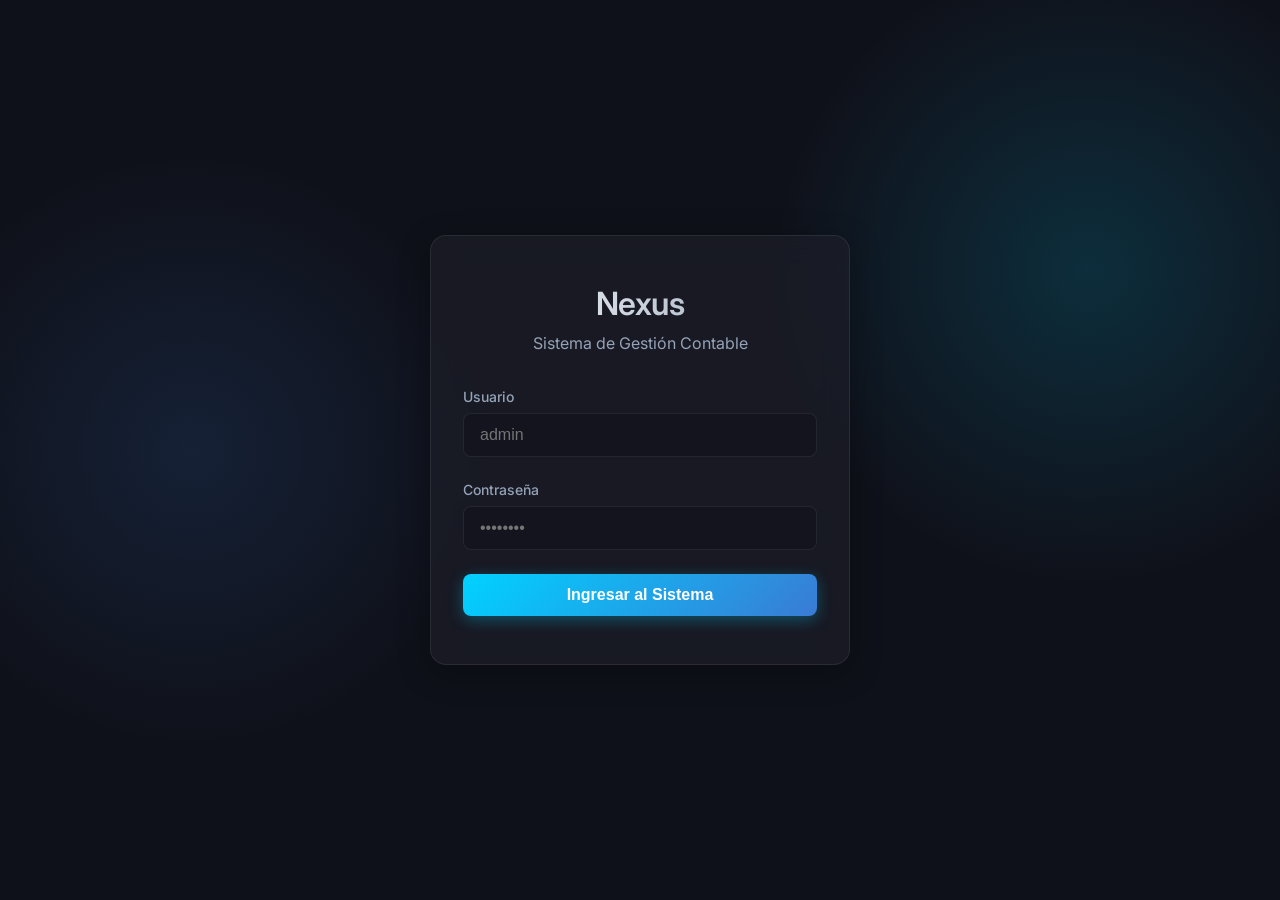
<file: index.html>
<!DOCTYPE html>
<html lang="es">
<head>
    <meta charset="UTF-8">
    <meta name="viewport" content="width=device-width, initial-scale=1.0">
    <title>Sistema Contable - Iniciar Sesión</title>
    <link rel="stylesheet" href="css/style.css">
</head>
<body>

    <div class="login-container">
        <div class="glass-panel login-card slide-up">
            <h1>Nexus</h1>
            <p>Sistema de Gestión Contable</p>

            <form id="loginForm">
                <div class="form-group">
                    <label for="username">Usuario</label>
                    <input type="text" id="username" class="form-control" placeholder="admin" required>
                </div>
                
                <div class="form-group">
                    <label for="password">Contraseña</label>
                    <input type="password" id="password" class="form-control" placeholder="••••••••" required>
                </div>

                <button type="submit" class="btn btn-primary btn-block">
                    Ingresar al Sistema
                </button>
            </form>
        </div>
    </div>

    <script src="js/app.js"></script>
</body>
</html>
</file>
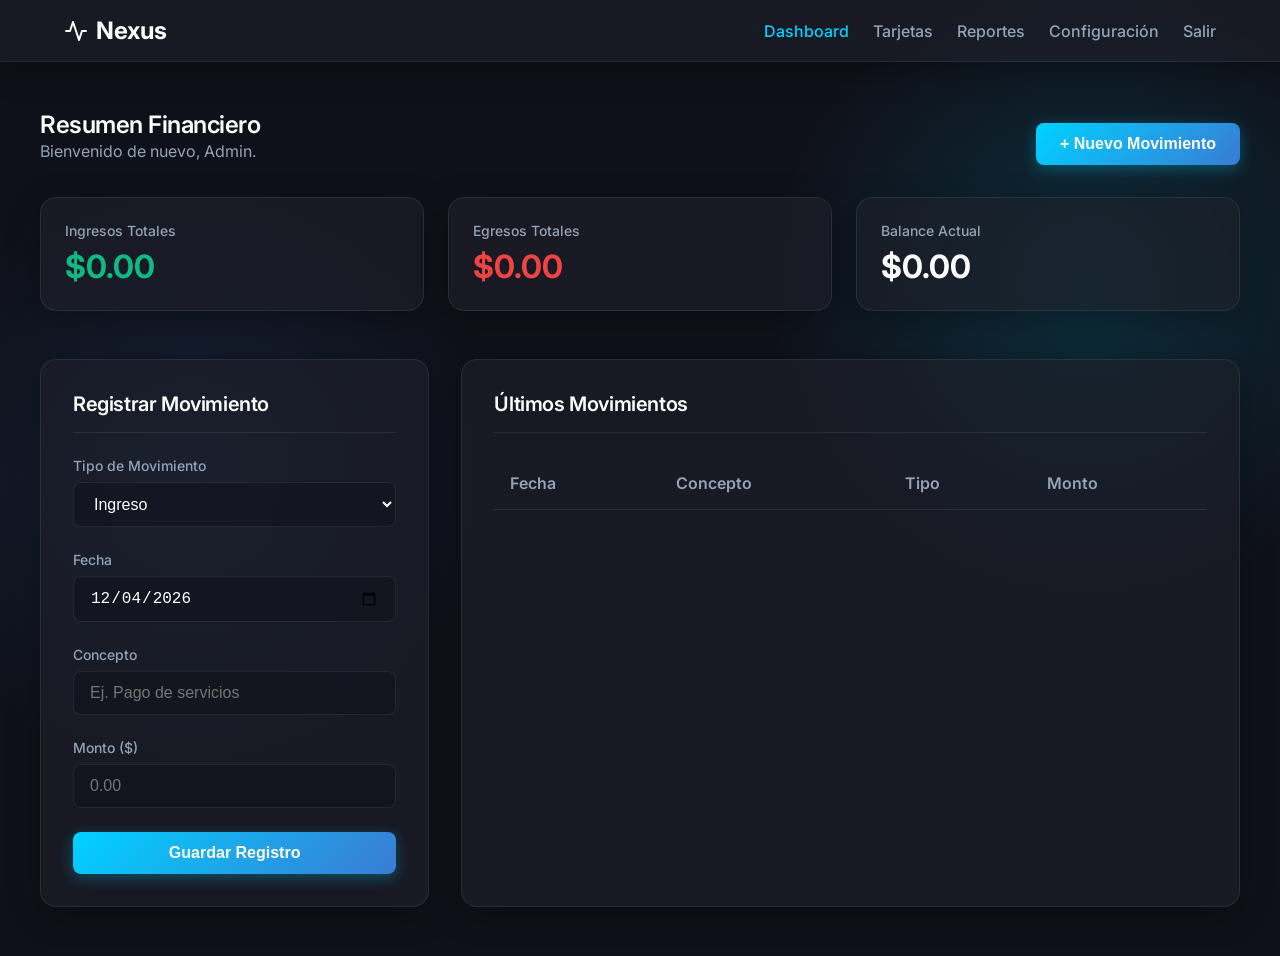
<file: dashboard.html>
<!DOCTYPE html>
<html lang="es">
<head>
    <meta charset="UTF-8">
    <meta name="viewport" content="width=device-width, initial-scale=1.0">
    <title>Dashboard - Sistema Contable</title>
    <link rel="stylesheet" href="css/style.css">
</head>
<body>

    <!-- Navbar -->
    <nav class="navbar glass-panel">
        <div class="container">
            <a href="#" class="navbar-brand">
                <svg width="24" height="24" viewBox="0 0 24 24" fill="none" stroke="currentColor" stroke-width="2" stroke-linecap="round" stroke-linejoin="round">
                    <path d="M22 12h-4l-3 9L9 3l-3 9H2"></path>
                </svg>
                Nexus
            </a>
            <ul class="navbar-nav">
                <li><a href="dashboard.html" class="nav-link active">Dashboard</a></li>
                <li><a href="tarjetas.html" class="nav-link">Tarjetas</a></li>
                <li><a href="#" class="nav-link">Reportes</a></li>
                <li><a href="#" class="nav-link">Configuración</a></li>
                <li><a href="#" id="logoutBtn" class="nav-link">Salir</a></li>
            </ul>
        </div>
    </nav>

    <!-- Main Content -->
    <main class="dashboard-content container fade-in">
        
        <div class="dashboard-header">
            <div>
                <h2>Resumen Financiero</h2>
                <p>Bienvenido de nuevo, Admin.</p>
            </div>
            <button class="btn btn-primary" onclick="document.getElementById('monto').focus()">
                + Nuevo Movimiento
            </button>
        </div>

        <!-- KPI Cards -->
        <div class="stats-grid">
            <div class="stat-card glass-panel">
                <span class="stat-title">Ingresos Totales</span>
                <span class="stat-value income" id="kpi-ingresos">$0.00</span>
            </div>
            <div class="stat-card glass-panel">
                <span class="stat-title">Egresos Totales</span>
                <span class="stat-value expense" id="kpi-egresos">$0.00</span>
            </div>
            <div class="stat-card glass-panel">
                <span class="stat-title">Balance Actual</span>
                <span class="stat-value" id="kpi-balance">$0.00</span>
            </div>
        </div>

        <!-- Split Layout: Form & Table -->
        <div class="main-grid">
            
            <!-- Register Form -->
            <div class="form-card glass-panel slide-up" style="animation-delay: 0.1s;">
                <h3 class="card-title">Registrar Movimiento</h3>
                <form id="movementForm">
                    <div class="form-group">
                        <label for="tipo">Tipo de Movimiento</label>
                        <select id="tipo" class="form-control" required>
                            <option value="ingreso">Ingreso</option>
                            <option value="egreso">Egreso</option>
                        </select>
                    </div>

                    <div class="form-group">
                        <label for="fecha">Fecha</label>
                        <input type="date" id="fecha" class="form-control" required>
                    </div>

                    <div class="form-group">
                        <label for="concepto">Concepto</label>
                        <input type="text" id="concepto" class="form-control" placeholder="Ej. Pago de servicios" required>
                    </div>

                    <div class="form-group">
                        <label for="monto">Monto ($)</label>
                        <input type="number" step="0.01" id="monto" class="form-control" placeholder="0.00" required>
                    </div>

                    <button type="submit" class="btn btn-primary btn-block">
                        Guardar Registro
                    </button>
                </form>
            </div>

            <!-- Recent Movements Table -->
            <div class="table-card glass-panel slide-up" style="animation-delay: 0.2s;">
                <h3 class="card-title">Últimos Movimientos</h3>
                <div class="table-responsive">
                    <table id="movementsTable">
                        <thead>
                            <tr>
                                <th>Fecha</th>
                                <th>Concepto</th>
                                <th>Tipo</th>
                                <th>Monto</th>
                            </tr>
                        </thead>
                        <tbody id="tableBody">
                            <!-- Rows will be added here via JS -->
                        </tbody>
                    </table>
                </div>
            </div>

        </div>

    </main>

    <script src="js/app.js"></script>
</body>
</html>
</file>
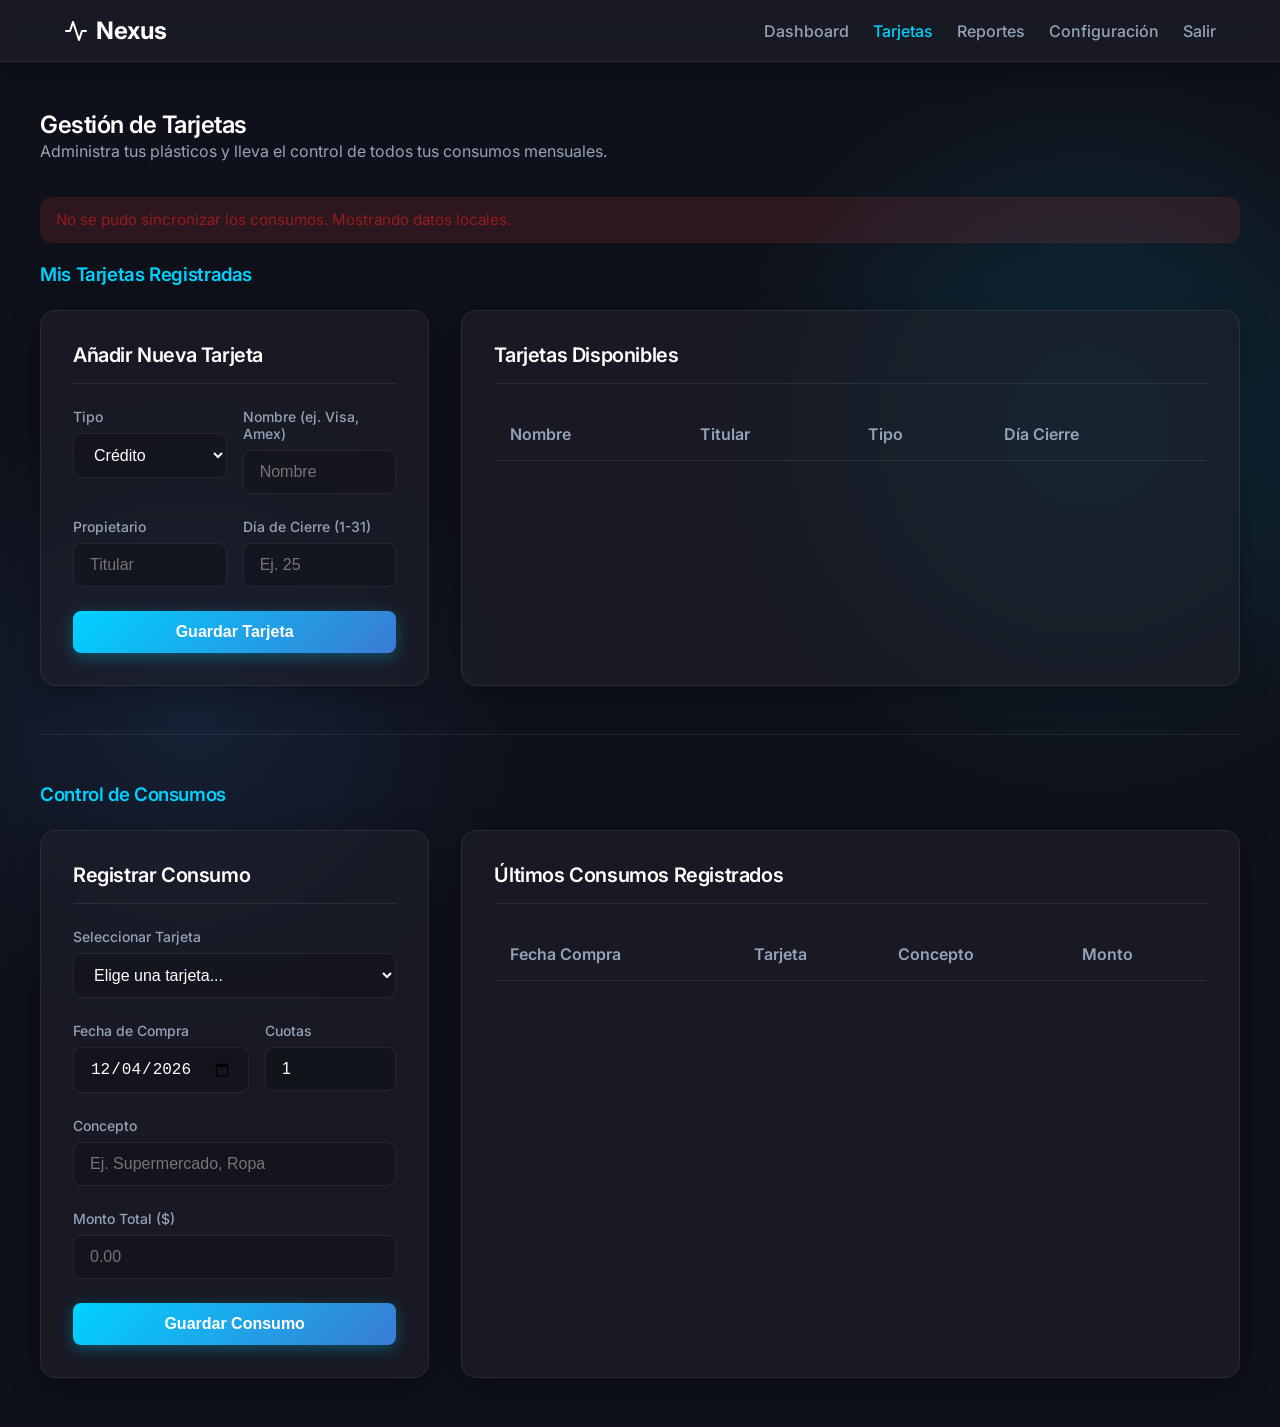
<file: tarjetas.html>
<!DOCTYPE html>
<html lang="es">
<head>
    <meta charset="UTF-8">
    <meta name="viewport" content="width=device-width, initial-scale=1.0">
    <title>Consumos de Tarjetas - Sistema Contable</title>
    <link rel="stylesheet" href="css/style.css">
    <style>
        .form-row {
            display: grid;
            grid-template-columns: 1fr 1fr;
            gap: 1rem;
        }
        @media (max-width: 600px) {
            .form-row { grid-template-columns: 1fr; }
        }
        .section-divider {
            margin: 3rem 0;
            border: none;
            border-top: 1px solid var(--surface-border);
        }
        #tarjetasStatus {
            display: none;
            padding: 0.85rem 1rem;
            border-radius: 0.75rem;
            margin-bottom: 1.25rem;
            font-size: 0.95rem;
        }
    </style>
</head>
<body>

    <!-- Navbar -->
    <nav class="navbar glass-panel">
        <div class="container">
            <a href="dashboard.html" class="navbar-brand">
                <svg width="24" height="24" viewBox="0 0 24 24" fill="none" stroke="currentColor" stroke-width="2" stroke-linecap="round" stroke-linejoin="round">
                    <path d="M22 12h-4l-3 9L9 3l-3 9H2"></path>
                </svg>
                Nexus
            </a>
            <ul class="navbar-nav">
                <li><a href="dashboard.html" class="nav-link">Dashboard</a></li>
                <li><a href="tarjetas.html" class="nav-link active">Tarjetas</a></li>
                <li><a href="#" class="nav-link">Reportes</a></li>
                <li><a href="#" class="nav-link">Configuración</a></li>
                <li><a href="#" id="logoutBtn" class="nav-link">Salir</a></li>
            </ul>
        </div>
    </nav>

    <!-- Main Content -->
    <main class="dashboard-content container fade-in">
        
        <div class="dashboard-header">
            <div>
                <h2>Gestión de Tarjetas</h2>
                <p>Administra tus plásticos y lleva el control de todos tus consumos mensuales.</p>
            </div>
        </div>
        <div id="tarjetasStatus"></div>

        <!-- SECTION 1: MASTER CARDS -->
        <h3 style="margin-bottom: 1.5rem; color: var(--primary-color);">Mis Tarjetas Registradas</h3>
        <div class="main-grid">
            
            <!-- Register Card Form -->
            <div class="form-card glass-panel slide-up" style="animation-delay: 0.1s;">
                <h3 class="card-title">Añadir Nueva Tarjeta</h3>
                <form id="masterCardForm">
                    <div class="form-row">
                        <div class="form-group">
                            <label for="tipo_tarjeta">Tipo</label>
                            <select id="tipo_tarjeta" class="form-control" required>
                                <option value="credito">Crédito</option>
                                <option value="debito">Débito</option>
                            </select>
                        </div>
                        <div class="form-group">
                            <label for="nombre_tarjeta">Nombre (ej. Visa, Amex)</label>
                            <input type="text" id="nombre_tarjeta" class="form-control" placeholder="Nombre" required>
                        </div>
                    </div>

                    <div class="form-row">
                        <div class="form-group">
                            <label for="propietario_tarjeta">Propietario</label>
                            <input type="text" id="propietario_tarjeta" class="form-control" placeholder="Titular" required>
                        </div>
                        <div class="form-group">
                            <label for="dia_cierre">Día de Cierre (1-31)</label>
                            <input type="number" id="dia_cierre" class="form-control" min="1" max="31" placeholder="Ej. 25" required>
                        </div>
                    </div>

                    <button type="submit" class="btn btn-primary btn-block">
                        Guardar Tarjeta
                    </button>
                </form>
            </div>

            <!-- Master Cards Table -->
            <div class="table-card glass-panel slide-up" style="animation-delay: 0.2s;">
                <h3 class="card-title">Tarjetas Disponibles</h3>
                <div class="table-responsive">
                    <table id="masterCardsTable">
                        <thead>
                            <tr>
                                <th>Nombre</th>
                                <th>Titular</th>
                                <th>Tipo</th>
                                <th>Día Cierre</th>
                            </tr>
                        </thead>
                        <tbody id="masterCardsBody">
                            <!-- Rows will be added here via JS -->
                        </tbody>
                    </table>
                </div>
            </div>

        </div>

        <hr class="section-divider">

        <!-- SECTION 2: CONSUMPTIONS -->
        <h3 style="margin-bottom: 1.5rem; color: var(--primary-color);">Control de Consumos</h3>
        <div class="main-grid">
            
            <!-- Register Consumption Form -->
            <div class="form-card glass-panel slide-up" style="animation-delay: 0.3s;">
                <h3 class="card-title">Registrar Consumo</h3>
                <form id="cardMovementForm">
                    
                    <div class="form-group">
                        <label for="tarjeta_id">Seleccionar Tarjeta</label>
                        <select id="tarjeta_id" class="form-control" required>
                            <!-- Options populated via JS -->
                        </select>
                    </div>

                    <div class="form-row">
                        <div class="form-group">
                            <label for="fecha_consumo">Fecha de Compra</label>
                            <input type="date" id="fecha_consumo" class="form-control" required>
                        </div>
                        <div class="form-group">
                            <label for="cuotas">Cuotas</label>
                            <input type="number" id="cuotas" class="form-control" value="1" readonly style="background-color: rgba(0,0,0,0.2); cursor: not-allowed;" title="Por el momento solo 1 pago">
                        </div>
                    </div>

                    <div class="form-group">
                        <label for="concepto_tarjeta">Concepto</label>
                        <input type="text" id="concepto_tarjeta" class="form-control" placeholder="Ej. Supermercado, Ropa" required>
                    </div>

                    <div class="form-group">
                        <label for="monto_tarjeta">Monto Total ($)</label>
                        <input type="number" step="0.01" id="monto_tarjeta" class="form-control" placeholder="0.00" required>
                    </div>

                    <button type="submit" class="btn btn-primary btn-block">
                        Guardar Consumo
                    </button>
                </form>
            </div>

            <!-- Recent Movements Table -->
            <div class="table-card glass-panel slide-up" style="animation-delay: 0.4s;">
                <h3 class="card-title">Últimos Consumos Registrados</h3>
                <div class="table-responsive">
                    <table id="cardMovementsTable">
                        <thead>
                            <tr>
                                <th>Fecha Compra</th>
                                <th>Tarjeta</th>
                                <th>Concepto</th>
                                <th>Monto</th>
                            </tr>
                        </thead>
                        <tbody id="cardTableBody">
                            <!-- Rows will be added here via JS -->
                        </tbody>
                    </table>
                </div>
            </div>

        </div>

    </main>

    <script src="js/app.js"></script>
</body>
</html>
</file>
<file: css/style.css>
@import url('https://fonts.googleapis.com/css2?family=Inter:wght@300;400;500;600;700&display=swap');

:root {
    --bg-color: #0f111a;
    --surface-color: rgba(30, 33, 43, 0.6);
    --surface-border: rgba(255, 255, 255, 0.08);
    --primary-color: #00d2ff;
    --secondary-color: #3a7bd5;
    --text-primary: #ffffff;
    --text-secondary: #94a3b8;
    --danger-color: #ef4444;
    --success-color: #10b981;
    --glass-blur: blur(16px);
    --transition-speed: 0.3s;
}

* {
    margin: 0;
    padding: 0;
    box-sizing: border-box;
}

body {
    font-family: 'Inter', sans-serif;
    background-color: var(--bg-color);
    color: var(--text-primary);
    min-height: 100vh;
    overflow-x: hidden;
    position: relative;
    background-image: 
        radial-gradient(circle at 15% 50%, rgba(58, 123, 213, 0.15), transparent 25%),
        radial-gradient(circle at 85% 30%, rgba(0, 210, 255, 0.15), transparent 25%);
}

/* Typography */
h1, h2, h3, h4, h5, h6 {
    font-weight: 600;
    letter-spacing: -0.02em;
}

p {
    line-height: 1.6;
    color: var(--text-secondary);
}

/* Glassmorphism Utilities */
.glass-panel {
    background: var(--surface-color);
    backdrop-filter: var(--glass-blur);
    -webkit-backdrop-filter: var(--glass-blur);
    border: 1px solid var(--surface-border);
    border-radius: 16px;
    box-shadow: 0 8px 32px 0 rgba(0, 0, 0, 0.3);
}

/* Forms and Inputs */
.form-group {
    margin-bottom: 1.5rem;
}

.form-group label {
    display: block;
    margin-bottom: 0.5rem;
    font-size: 0.875rem;
    font-weight: 500;
    color: var(--text-secondary);
}

.form-control {
    width: 100%;
    padding: 0.75rem 1rem;
    background: rgba(15, 17, 26, 0.5);
    border: 1px solid var(--surface-border);
    border-radius: 8px;
    color: var(--text-primary);
    font-size: 1rem;
    transition: all var(--transition-speed) ease;
}

.form-control:focus {
    outline: none;
    border-color: var(--primary-color);
    box-shadow: 0 0 0 3px rgba(0, 210, 255, 0.2);
}

/* Buttons */
.btn {
    display: inline-flex;
    align-items: center;
    justify-content: center;
    padding: 0.75rem 1.5rem;
    font-size: 1rem;
    font-weight: 600;
    border-radius: 8px;
    border: none;
    cursor: pointer;
    transition: all var(--transition-speed) ease;
}

.btn-primary {
    background: linear-gradient(135deg, var(--primary-color) 0%, var(--secondary-color) 100%);
    color: white;
    box-shadow: 0 4px 15px rgba(0, 210, 255, 0.3);
}

.btn-primary:hover {
    transform: translateY(-2px);
    box-shadow: 0 6px 20px rgba(0, 210, 255, 0.4);
}

.btn-block {
    width: 100%;
}

/* Layout Utilities */
.container {
    max-width: 1200px;
    margin: 0 auto;
    padding: 0 1.5rem;
}

/* Animations */
.fade-in {
    animation: fadeIn 0.5s ease-out forwards;
}

.slide-up {
    animation: slideUp 0.6s ease-out forwards;
}

@keyframes fadeIn {
    from { opacity: 0; }
    to { opacity: 1; }
}

@keyframes slideUp {
    from { opacity: 0; transform: translateY(20px); }
    to { opacity: 1; transform: translateY(0); }
}

/* Login Page Styles */
.login-container {
    display: flex;
    align-items: center;
    justify-content: center;
    min-height: 100vh;
    padding: 2rem;
}

.login-card {
    width: 100%;
    max-width: 420px;
    padding: 3rem 2rem;
    text-align: center;
}

.login-card h1 {
    font-size: 2rem;
    margin-bottom: 0.5rem;
    background: linear-gradient(to right, #fff, var(--text-secondary));
    -webkit-background-clip: text;
    -webkit-text-fill-color: transparent;
}

.login-card p {
    margin-bottom: 2rem;
}

.login-card form {
    text-align: left;
}

/* Dashboard Navigation */
.navbar {
    padding: 1rem 0;
    position: sticky;
    top: 0;
    z-index: 1000;
    border-radius: 0;
    border-top: none;
    border-left: none;
    border-right: none;
}

.navbar .container {
    display: flex;
    justify-content: space-between;
    align-items: center;
}

.navbar-brand {
    font-size: 1.5rem;
    font-weight: 700;
    color: var(--text-primary);
    text-decoration: none;
    display: flex;
    align-items: center;
    gap: 0.5rem;
}

.navbar-nav {
    display: flex;
    list-style: none;
    gap: 1.5rem;
}

.nav-link {
    color: var(--text-secondary);
    text-decoration: none;
    font-weight: 500;
    transition: color var(--transition-speed);
}

.nav-link:hover, .nav-link.active {
    color: var(--primary-color);
}

/* Dashboard Layout */
.dashboard-content {
    padding: 3rem 0;
}

.dashboard-header {
    display: flex;
    justify-content: space-between;
    align-items: flex-end;
    margin-bottom: 2rem;
}

.stats-grid {
    display: grid;
    grid-template-columns: repeat(auto-fit, minmax(250px, 1fr));
    gap: 1.5rem;
    margin-bottom: 3rem;
}

.stat-card {
    padding: 1.5rem;
    display: flex;
    flex-direction: column;
    gap: 0.5rem;
}

.stat-title {
    font-size: 0.875rem;
    color: var(--text-secondary);
    font-weight: 500;
}

.stat-value {
    font-size: 2rem;
    font-weight: 700;
    color: var(--text-primary);
}

.stat-value.income { color: var(--success-color); }
.stat-value.expense { color: var(--danger-color); }

/* Main Grid: Form and Table */
.main-grid {
    display: grid;
    grid-template-columns: 1fr 2fr;
    gap: 2rem;
}

@media (max-width: 900px) {
    .main-grid {
        grid-template-columns: 1fr;
    }
}

.form-card, .table-card {
    padding: 2rem;
}

.card-title {
    margin-bottom: 1.5rem;
    font-size: 1.25rem;
    border-bottom: 1px solid var(--surface-border);
    padding-bottom: 1rem;
}

/* Table Styles */
.table-responsive {
    overflow-x: auto;
}

table {
    width: 100%;
    border-collapse: collapse;
}

th, td {
    padding: 1rem;
    text-align: left;
    border-bottom: 1px solid var(--surface-border);
}

th {
    font-weight: 600;
    color: var(--text-secondary);
}

td {
    color: var(--text-primary);
}

.badge {
    padding: 0.25rem 0.5rem;
    border-radius: 4px;
    font-size: 0.75rem;
    font-weight: 600;
}

.badge.income {
    background: rgba(16, 185, 129, 0.1);
    color: var(--success-color);
}

.badge.expense {
    background: rgba(239, 68, 68, 0.1);
    color: var(--danger-color);
}
</file>
